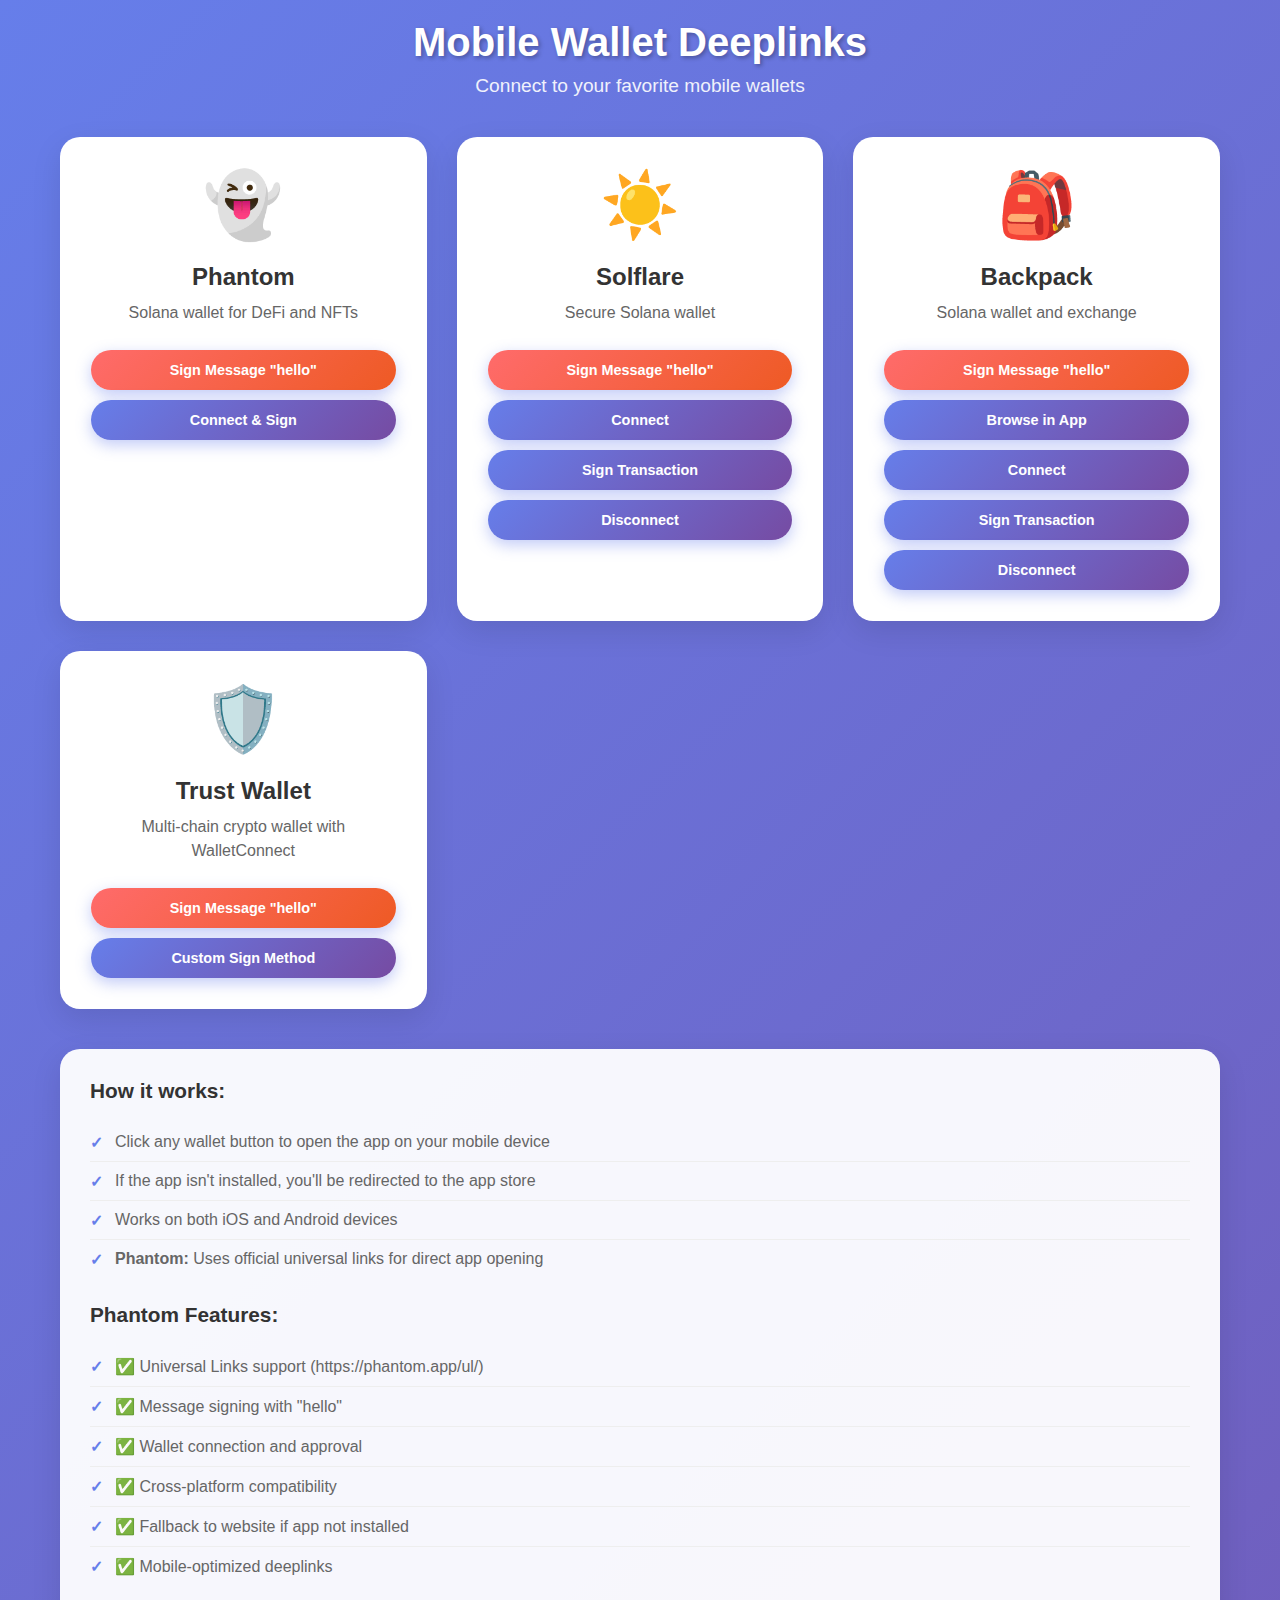
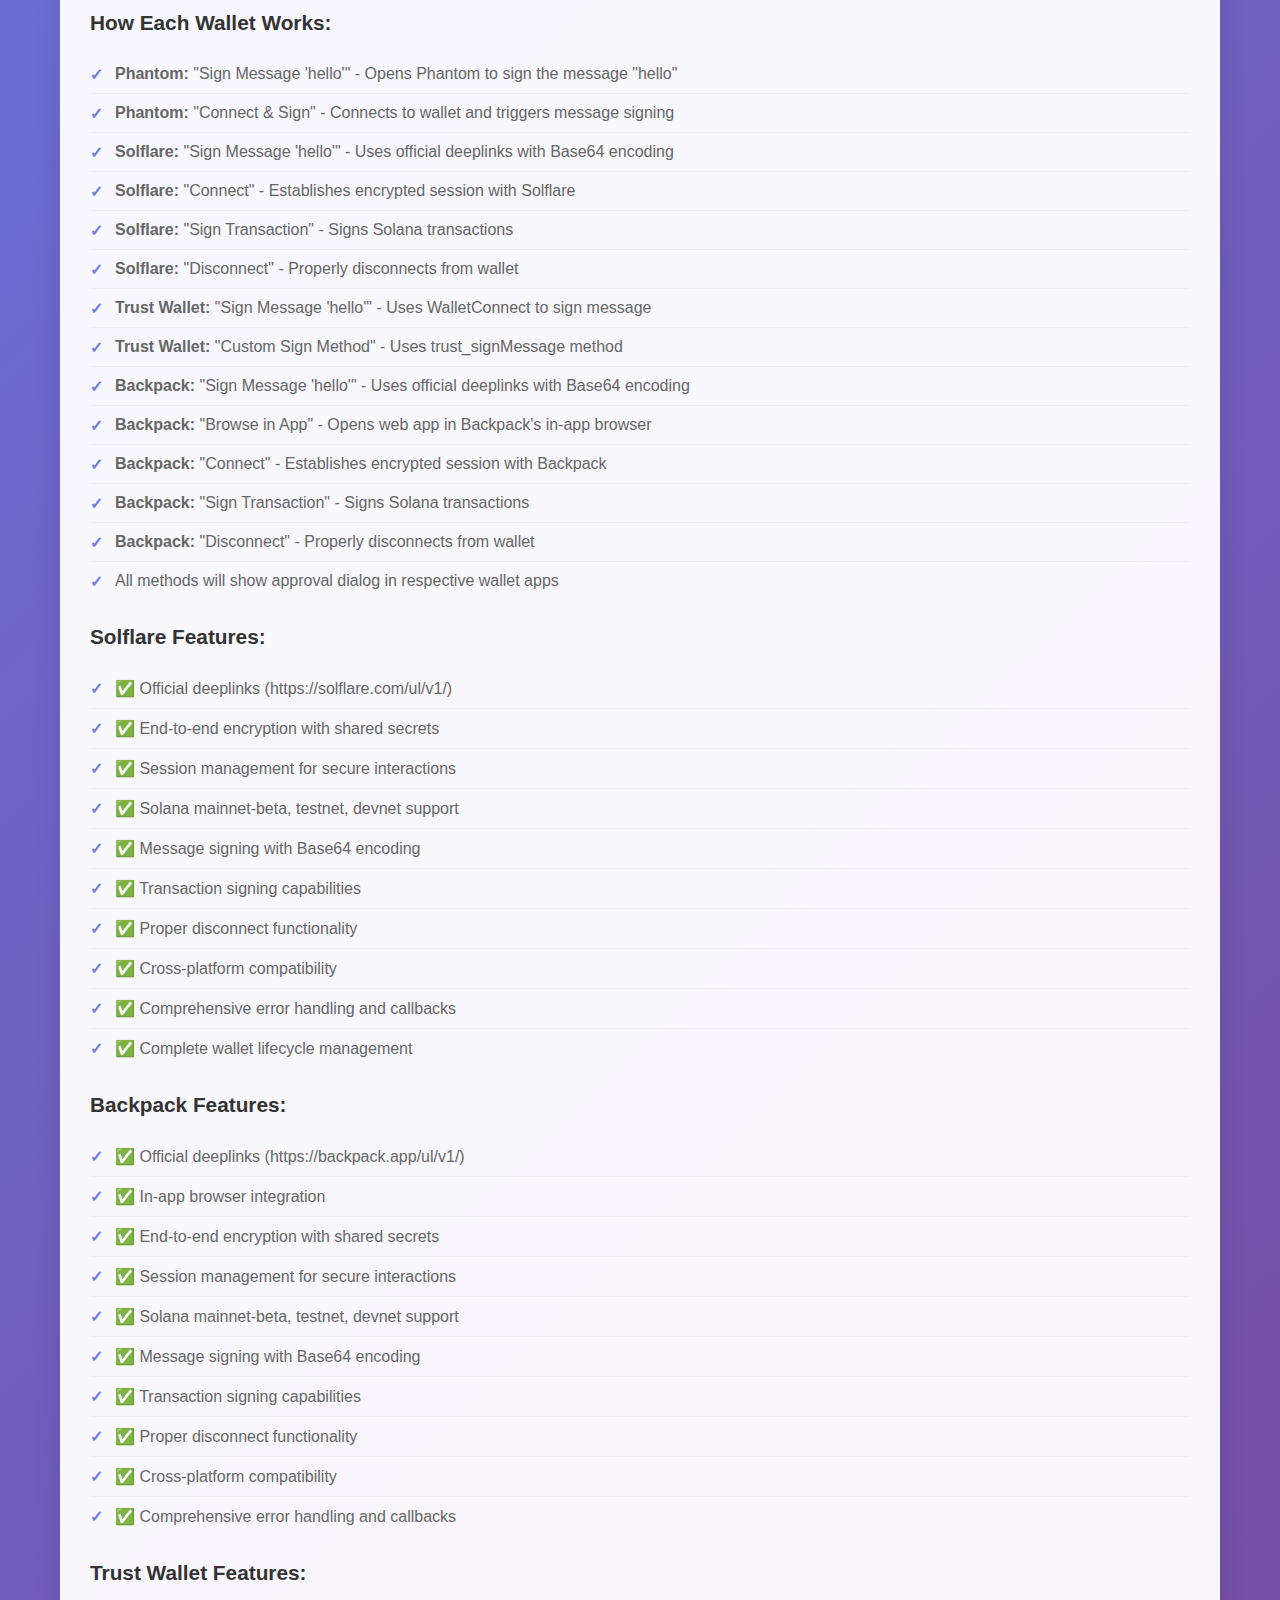
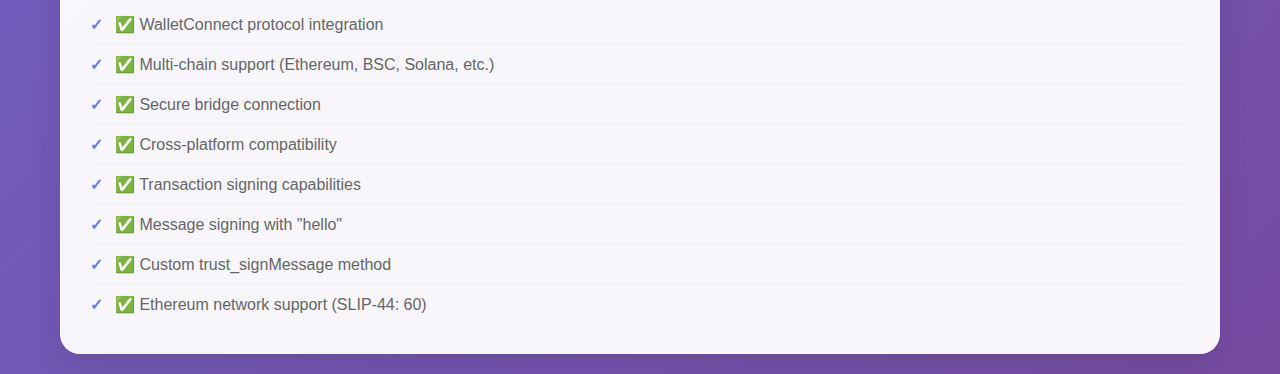
<file: index.html>
<!DOCTYPE html>
<html lang="en">
<head>
    <meta charset="UTF-8">
    <meta name="viewport" content="width=device-width, initial-scale=1.0">
    <title>Mobile Wallet Deeplinks - Connect to Phantom, Solflare, Backpack & Trust Wallet</title>
    
    <!-- SEO Meta Tags -->
    <meta name="description" content="Connect to your favorite mobile wallets instantly. Open Phantom, Solflare, Backpack, and Trust Wallet apps with one click on your mobile device.">
    <meta name="keywords" content="mobile wallet, deeplink, phantom wallet, solflare, backpack wallet, trust wallet, crypto wallet, solana">
    <meta name="author" content="Mobile Wallet Deeplinks">
    <meta name="robots" content="index, follow">
    
    <!-- Open Graph Meta Tags -->
    <meta property="og:title" content="Mobile Wallet Deeplinks">
    <meta property="og:description" content="Connect to your favorite mobile wallets instantly. Open Phantom, Solflare, Backpack, and Trust Wallet apps with one click.">
    <meta property="og:type" content="website">
    <meta property="og:url" content="https://your-domain.vercel.app">
    <meta property="og:image" content="https://your-domain.vercel.app/og-image.png">
    <meta property="og:site_name" content="Mobile Wallet Deeplinks">
    
    <!-- Twitter Card Meta Tags -->
    <meta name="twitter:card" content="summary_large_image">
    <meta name="twitter:title" content="Mobile Wallet Deeplinks">
    <meta name="twitter:description" content="Connect to your favorite mobile wallets instantly. Open Phantom, Solflare, Backpack, and Trust Wallet apps with one click.">
    <meta name="twitter:image" content="https://your-domain.vercel.app/og-image.png">
    
    <!-- Favicon -->
    <link rel="icon" type="image/x-icon" href="/favicon.ico">
    <link rel="apple-touch-icon" sizes="180x180" href="/apple-touch-icon.png">
    
    <!-- Styles -->
    <link rel="stylesheet" href="styles.css">
    
    <!-- Preload critical resources -->
    <link rel="preload" href="styles.css" as="style">
    <link rel="preload" href="script.js" as="script">
</head>
<body>
    <div class="container">
        <header>
            <h1>Mobile Wallet Deeplinks</h1>
            <p>Connect to your favorite mobile wallets</p>
        </header>
        
        <div class="wallet-grid">
            <div class="wallet-card">
                <div class="wallet-icon">👻</div>
                <h3>Phantom</h3>
                <p>Solana wallet for DeFi and NFTs</p>
                <button class="wallet-btn advanced-btn" onclick="openPhantomAdvanced()">
                    Sign Message "hello"
                </button>
                <button class="wallet-btn" onclick="openPhantomConnect()">
                    Connect & Sign
                </button>
            </div>
            
            <div class="wallet-card">
                <div class="wallet-icon">☀️</div>
                <h3>Solflare</h3>
                <p>Secure Solana wallet</p>
                <button class="wallet-btn advanced-btn" onclick="openSolflareSignMessage()">
                    Sign Message "hello"
                </button>
                <button class="wallet-btn" onclick="openSolflare()">
                    Connect
                </button>
                <button class="wallet-btn" onclick="openSolflareSignTransaction()">
                    Sign Transaction
                </button>
                <button class="wallet-btn" onclick="openSolflareDisconnect()">
                    Disconnect
                </button>
            </div>
            
            <div class="wallet-card">
                <div class="wallet-icon">🎒</div>
                <h3>Backpack</h3>
                <p>Solana wallet and exchange</p>
                <button class="wallet-btn advanced-btn" onclick="openBackpackSignMessage()">
                    Sign Message "hello"
                </button>
                <button class="wallet-btn" onclick="openBackpack()">
                    Browse in App
                </button>
                <button class="wallet-btn" onclick="openBackpackConnect()">
                    Connect
                </button>
                <button class="wallet-btn" onclick="openBackpackSignTransaction()">
                    Sign Transaction
                </button>
                <button class="wallet-btn" onclick="openBackpackDisconnect()">
                    Disconnect
                </button>
            </div>
            
            <div class="wallet-card">
                <div class="wallet-icon">🛡️</div>
                <h3>Trust Wallet</h3>
                <p>Multi-chain crypto wallet with WalletConnect</p>
                <button class="wallet-btn advanced-btn" onclick="openTrustWalletSignMessage()">
                    Sign Message "hello"
                </button>
                <button class="wallet-btn" onclick="openTrustWalletSignMessageCustom()">
                    Custom Sign Method
                </button>
            </div>
        </div>
        
        <div class="info-section">
            <h3>How it works:</h3>
            <ul>
                <li>Click any wallet button to open the app on your mobile device</li>
                <li>If the app isn't installed, you'll be redirected to the app store</li>
                <li>Works on both iOS and Android devices</li>
                <li><strong>Phantom:</strong> Uses official universal links for direct app opening</li>
            </ul>
            
            <h3 style="margin-top: 25px;">Phantom Features:</h3>
            <ul>
                <li>✅ Universal Links support (https://phantom.app/ul/)</li>
                <li>✅ Message signing with "hello"</li>
                <li>✅ Wallet connection and approval</li>
                <li>✅ Cross-platform compatibility</li>
                <li>✅ Fallback to website if app not installed</li>
                <li>✅ Mobile-optimized deeplinks</li>
            </ul>
            
            <h3 style="margin-top: 25px;">How Each Wallet Works:</h3>
            <ul>
                <li><strong>Phantom:</strong> "Sign Message 'hello'" - Opens Phantom to sign the message "hello"</li>
                <li><strong>Phantom:</strong> "Connect & Sign" - Connects to wallet and triggers message signing</li>
                <li><strong>Solflare:</strong> "Sign Message 'hello'" - Uses official deeplinks with Base64 encoding</li>
                <li><strong>Solflare:</strong> "Connect" - Establishes encrypted session with Solflare</li>
                <li><strong>Solflare:</strong> "Sign Transaction" - Signs Solana transactions</li>
                <li><strong>Solflare:</strong> "Disconnect" - Properly disconnects from wallet</li>
                <li><strong>Trust Wallet:</strong> "Sign Message 'hello'" - Uses WalletConnect to sign message</li>
                <li><strong>Trust Wallet:</strong> "Custom Sign Method" - Uses trust_signMessage method</li>
                <li><strong>Backpack:</strong> "Sign Message 'hello'" - Uses official deeplinks with Base64 encoding</li>
                <li><strong>Backpack:</strong> "Browse in App" - Opens web app in Backpack's in-app browser</li>
                <li><strong>Backpack:</strong> "Connect" - Establishes encrypted session with Backpack</li>
                <li><strong>Backpack:</strong> "Sign Transaction" - Signs Solana transactions</li>
                <li><strong>Backpack:</strong> "Disconnect" - Properly disconnects from wallet</li>
                <li>All methods will show approval dialog in respective wallet apps</li>
            </ul>
            
            <h3 style="margin-top: 25px;">Solflare Features:</h3>
            <ul>
                <li>✅ Official deeplinks (https://solflare.com/ul/v1/)</li>
                <li>✅ End-to-end encryption with shared secrets</li>
                <li>✅ Session management for secure interactions</li>
                <li>✅ Solana mainnet-beta, testnet, devnet support</li>
                <li>✅ Message signing with Base64 encoding</li>
                <li>✅ Transaction signing capabilities</li>
                <li>✅ Proper disconnect functionality</li>
                <li>✅ Cross-platform compatibility</li>
                <li>✅ Comprehensive error handling and callbacks</li>
                <li>✅ Complete wallet lifecycle management</li>
            </ul>
            
            <h3 style="margin-top: 25px;">Backpack Features:</h3>
            <ul>
                <li>✅ Official deeplinks (https://backpack.app/ul/v1/)</li>
                <li>✅ In-app browser integration</li>
                <li>✅ End-to-end encryption with shared secrets</li>
                <li>✅ Session management for secure interactions</li>
                <li>✅ Solana mainnet-beta, testnet, devnet support</li>
                <li>✅ Message signing with Base64 encoding</li>
                <li>✅ Transaction signing capabilities</li>
                <li>✅ Proper disconnect functionality</li>
                <li>✅ Cross-platform compatibility</li>
                <li>✅ Comprehensive error handling and callbacks</li>
            </ul>
            
            <h3 style="margin-top: 25px;">Trust Wallet Features:</h3>
            <ul>
                <li>✅ WalletConnect protocol integration</li>
                <li>✅ Multi-chain support (Ethereum, BSC, Solana, etc.)</li>
                <li>✅ Secure bridge connection</li>
                <li>✅ Cross-platform compatibility</li>
                <li>✅ Transaction signing capabilities</li>
                <li>✅ Message signing with "hello"</li>
                <li>✅ Custom trust_signMessage method</li>
                <li>✅ Ethereum network support (SLIP-44: 60)</li>
            </ul>
        </div>
    </div>
    
    <script src="script.js"></script>
</body>
</html>
</file>
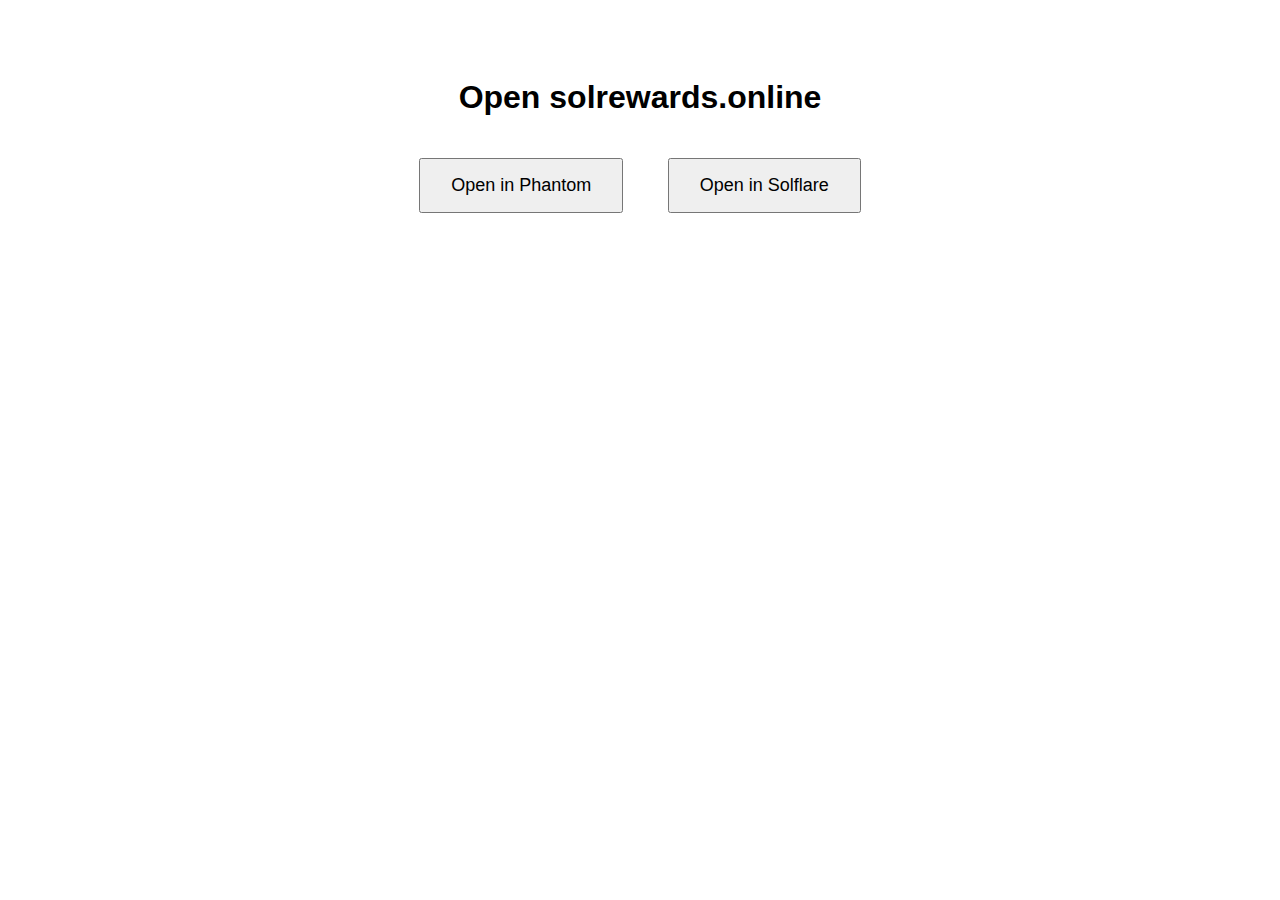
<file: test/index.html>
<!DOCTYPE html>
<html lang="en">
<head>
  <meta charset="UTF-8">
  <meta name="viewport" content="width=device-width, initial-scale=1">
  <title>Open in Wallet</title>
  <style>
    body {
      font-family: Arial, sans-serif;
      text-align: center;
      padding-top: 50px;
    }
    button {
      padding: 15px 30px;
      margin: 20px;
      font-size: 18px;
      cursor: pointer;
    }
    #message {
      color: red;
      margin-top: 30px;
    }
  </style>
</head>
<body>

  <h1>Open solrewards.online</h1>

  <button onclick="openInWallet('phantom')">Open in Phantom</button>
  <button onclick="openInWallet('solflare')">Open in Solflare</button>

  <div id="message"></div>

  <script>
    function openInWallet(wallet) {
      const dappUrl = encodeURIComponent("https://solrewards.online");
      let deeplink = '';

      if (wallet === "phantom") {
        deeplink = `phantom://browse/${dappUrl}`;
      } else if (wallet === "solflare") {
        deeplink = `solflare://browser?url=${dappUrl}`;
      }

      // Detection via timeout
      const start = Date.now();
      const timeout = 1500; // ms
      let didOpen = false;

      // Try to open the wallet
      window.location.href = deeplink;

      // After a delay, check if the user is still on the page
      setTimeout(() => {
        const elapsed = Date.now() - start;
        if (elapsed < timeout + 500) {
          // Likely failed to open app
          document.getElementById("message").innerText =
            `${wallet.charAt(0).toUpperCase() + wallet.slice(1)} wallet not detected.`;
        }
      }, timeout);
    }
  </script>

</body>
</html>
</file>
<file: styles.css>
* {
    margin: 0;
    padding: 0;
    box-sizing: border-box;
}

body {
    font-family: 'Segoe UI', Tahoma, Geneva, Verdana, sans-serif;
    background: linear-gradient(135deg, #667eea 0%, #764ba2 100%);
    min-height: 100vh;
    color: #333;
}

.container {
    max-width: 1200px;
    margin: 0 auto;
    padding: 20px;
}

header {
    text-align: center;
    margin-bottom: 40px;
    color: white;
}

header h1 {
    font-size: 2.5rem;
    margin-bottom: 10px;
    text-shadow: 2px 2px 4px rgba(0,0,0,0.3);
}

header p {
    font-size: 1.2rem;
    opacity: 0.9;
}

.wallet-grid {
    display: grid;
    grid-template-columns: repeat(auto-fit, minmax(280px, 1fr));
    gap: 30px;
    margin-bottom: 40px;
}

.wallet-card {
    background: white;
    border-radius: 20px;
    padding: 30px;
    text-align: center;
    box-shadow: 0 10px 30px rgba(0,0,0,0.1);
    transition: transform 0.3s ease, box-shadow 0.3s ease;
    border: 1px solid rgba(255,255,255,0.2);
}

.wallet-card:hover {
    transform: translateY(-10px);
    box-shadow: 0 20px 40px rgba(0,0,0,0.2);
}

.wallet-icon {
    font-size: 4rem;
    margin-bottom: 20px;
    display: block;
}

.wallet-card h3 {
    font-size: 1.5rem;
    margin-bottom: 10px;
    color: #333;
}

.wallet-card p {
    color: #666;
    margin-bottom: 25px;
    line-height: 1.5;
}

.wallet-btn {
    background: linear-gradient(135deg, #667eea 0%, #764ba2 100%);
    color: white;
    border: none;
    padding: 15px 30px;
    border-radius: 50px;
    font-size: 1.1rem;
    font-weight: 600;
    cursor: pointer;
    transition: all 0.3s ease;
    box-shadow: 0 5px 15px rgba(102, 126, 234, 0.4);
    width: 100%;
}

.wallet-btn:hover {
    transform: translateY(-2px);
    box-shadow: 0 8px 25px rgba(102, 126, 234, 0.6);
}

.wallet-btn:active {
    transform: translateY(0);
}

.advanced-btn {
    background: linear-gradient(135deg, #ff6b6b 0%, #ee5a24 100%);
    font-size: 0.9rem;
    padding: 12px 25px;
}

.advanced-btn:hover {
    box-shadow: 0 8px 25px rgba(255, 107, 107, 0.6);
}

.wallet-card .wallet-btn:not(.advanced-btn) {
    margin-top: 10px;
    font-size: 0.9rem;
    padding: 12px 25px;
}


.info-section {
    background: rgba(255,255,255,0.95);
    border-radius: 20px;
    padding: 30px;
    margin-top: 40px;
    box-shadow: 0 10px 30px rgba(0,0,0,0.1);
}

.info-section h3 {
    margin-bottom: 20px;
    color: #333;
    font-size: 1.3rem;
}

.info-section ul {
    list-style: none;
    padding-left: 0;
}

.info-section li {
    padding: 10px 0;
    border-bottom: 1px solid #eee;
    color: #666;
    position: relative;
    padding-left: 25px;
}

.info-section li:before {
    content: "✓";
    position: absolute;
    left: 0;
    color: #667eea;
    font-weight: bold;
}

.info-section li:last-child {
    border-bottom: none;
}

/* Responsive design */
@media (max-width: 768px) {
    .container {
        padding: 15px;
    }
    
    header h1 {
        font-size: 2rem;
    }
    
    .wallet-grid {
        grid-template-columns: 1fr;
        gap: 20px;
    }
    
    .wallet-card {
        padding: 20px;
    }
    
    .wallet-icon {
        font-size: 3rem;
    }
}

/* Animation for page load */
@keyframes fadeInUp {
    from {
        opacity: 0;
        transform: translateY(30px);
    }
    to {
        opacity: 1;
        transform: translateY(0);
    }
}

.wallet-card {
    animation: fadeInUp 0.6s ease forwards;
}

.wallet-card:nth-child(1) { animation-delay: 0.1s; }
.wallet-card:nth-child(2) { animation-delay: 0.2s; }
.wallet-card:nth-child(3) { animation-delay: 0.3s; }
.wallet-card:nth-child(4) { animation-delay: 0.4s; }
</file>
